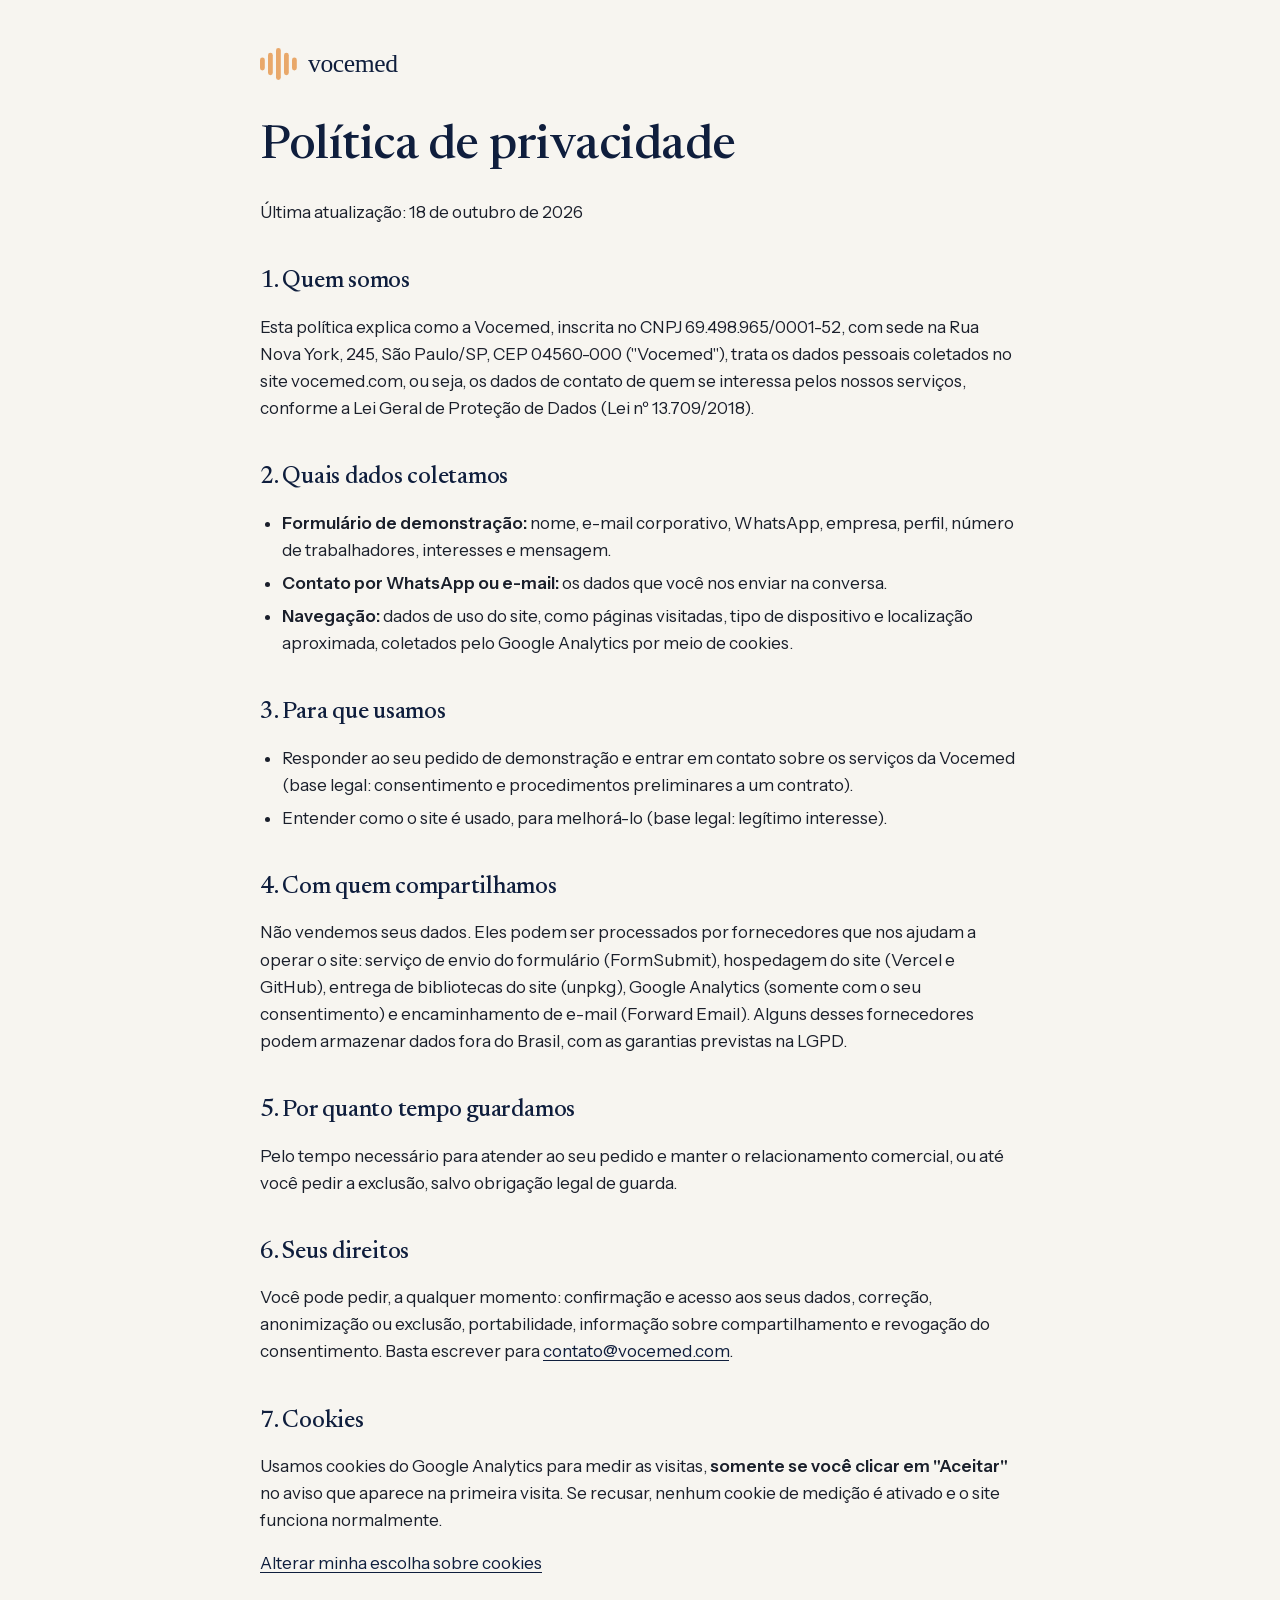
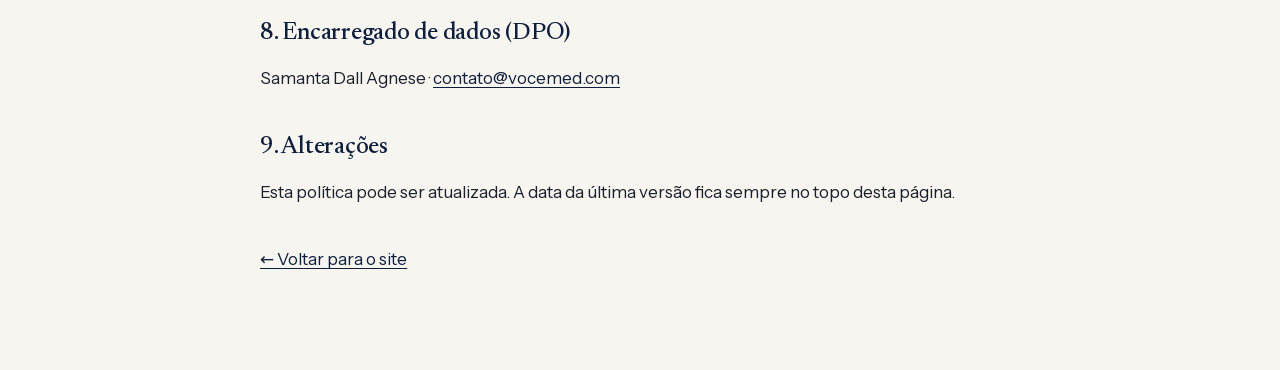
<file: privacidade.html>
<!DOCTYPE html>
<html lang="pt-BR"><head><meta charset="utf-8"><meta name="viewport" content="width=device-width, initial-scale=1">
<title>Política de privacidade | Vocemed</title>
<meta name="robots" content="noindex">
<link rel="icon" href="logo-mark.svg">
<link rel="stylesheet" href="styles.css">
<style>
body{margin:0;background:var(--vm-paper);color:var(--vm-ink);font-family:var(--vm-font-sans);line-height:var(--vm-leading-body)}
a{color:var(--vm-night-900)}a:hover{color:var(--vm-dawn-600)}
.pp{max-width:760px;margin:0 auto;padding:48px var(--vm-gutter) 96px;display:flex;flex-direction:column;gap:16px}
.pp h1{font:500 var(--vm-text-h1)/1.15 var(--vm-font-serif);color:var(--vm-night-900);margin:24px 0 8px}
.pp h2{font:500 var(--vm-text-h3)/1.3 var(--vm-font-serif);color:var(--vm-night-900);margin:24px 0 0}
.pp p,.pp ul{margin:0}.pp ul{padding-left:22px;display:flex;flex-direction:column;gap:6px}
.pp .note{padding:16px;border-radius:var(--vm-radius-md);background:var(--vm-dawn-100);color:var(--vm-night-900)}
</style>
</head><body>
<main class="pp">
<a href="index.html"><img src="logo-wordmark-light-bg.svg" alt="Vocemed" style="height:32px;width:auto;display:block"></a>
<h1>Política de privacidade</h1>
<p>Última atualização: 18 de outubro de 2026</p>
<h2>1. Quem somos</h2>
<p>Esta política explica como a Vocemed, inscrita no CNPJ 69.498.965/0001-52, com sede na Rua Nova York, 245, São Paulo/SP, CEP 04560-000 ("Vocemed"), trata os dados pessoais coletados no site vocemed.com, ou seja, os dados de contato de quem se interessa pelos nossos serviços, conforme a Lei Geral de Proteção de Dados (Lei nº 13.709/2018).</p>
<h2>2. Quais dados coletamos</h2>
<ul>
<li><strong>Formulário de demonstração:</strong> nome, e-mail corporativo, WhatsApp, empresa, perfil, número de trabalhadores, interesses e mensagem.</li>
<li><strong>Contato por WhatsApp ou e-mail:</strong> os dados que você nos enviar na conversa.</li>
<li><strong>Navegação:</strong> dados de uso do site, como páginas visitadas, tipo de dispositivo e localização aproximada, coletados pelo Google Analytics por meio de cookies.</li>
</ul>
<h2>3. Para que usamos</h2>
<ul>
<li>Responder ao seu pedido de demonstração e entrar em contato sobre os serviços da Vocemed (base legal: consentimento e procedimentos preliminares a um contrato).</li>
<li>Entender como o site é usado, para melhorá-lo (base legal: legítimo interesse).</li>
</ul>
<h2>4. Com quem compartilhamos</h2>
<p>Não vendemos seus dados. Eles podem ser processados por fornecedores que nos ajudam a operar o site: serviço de envio do formulário (FormSubmit), hospedagem do site (Vercel e GitHub), entrega de bibliotecas do site (unpkg), Google Analytics (somente com o seu consentimento) e encaminhamento de e-mail (Forward Email). Alguns desses fornecedores podem armazenar dados fora do Brasil, com as garantias previstas na LGPD.</p>
<h2>5. Por quanto tempo guardamos</h2>
<p>Pelo tempo necessário para atender ao seu pedido e manter o relacionamento comercial, ou até você pedir a exclusão, salvo obrigação legal de guarda.</p>
<h2>6. Seus direitos</h2>
<p>Você pode pedir, a qualquer momento: confirmação e acesso aos seus dados, correção, anonimização ou exclusão, portabilidade, informação sobre compartilhamento e revogação do consentimento. Basta escrever para <a href="mailto:contato@vocemed.com">contato@vocemed.com</a>.</p>
<h2>7. Cookies</h2>
<p>Usamos cookies do Google Analytics para medir as visitas, <strong>somente se você clicar em "Aceitar"</strong> no aviso que aparece na primeira visita. Se recusar, nenhum cookie de medição é ativado e o site funciona normalmente.</p>
<p><a href="#" onclick="try{localStorage.removeItem('vm-cookies')}catch(e){};alert('Pronto. O aviso de cookies vai aparecer de novo na página inicial.');return false;">Alterar minha escolha sobre cookies</a></p>
<h2>8. Encarregado de dados (DPO)</h2>
<p>Samanta Dall Agnese · <a href="mailto:contato@vocemed.com">contato@vocemed.com</a></p>
<h2>9. Alterações</h2>
<p>Esta política pode ser atualizada. A data da última versão fica sempre no topo desta página.</p>
<p style="margin-top:24px"><a href="index.html">← Voltar para o site</a></p>
</main>
</body></html>
</file>
<file: styles.css>
/* tokens/fonts.css */
/* Newsreader (títulos, números, citações) + Instrument Sans (corpo, rótulos, botões). Variable woff2 from Google Fonts, self-hosted. */
@font-face{font-family:"Instrument Sans";font-style:normal;font-weight:400 600;font-display:swap;src:url("InstrumentSans-normal-0.woff2") format("woff2");unicode-range:U+0100-02BA, U+02BD-02C5, U+02C7-02CC, U+02CE-02D7, U+02DD-02FF, U+0304, U+0308, U+0329, U+1D00-1DBF, U+1E00-1E9F, U+1EF2-1EFF, U+2020, U+20A0-20AB, U+20AD-20C4, U+2113, U+2C60-2C7F, U+A720-A7FF;}
@font-face{font-family:"Instrument Sans";font-style:normal;font-weight:400 600;font-display:swap;src:url("InstrumentSans-normal-1.woff2") format("woff2");unicode-range:U+0000-00FF, U+0131, U+0152-0153, U+02BB-02BC, U+02C6, U+02DA, U+02DC, U+0304, U+0308, U+0329, U+2000-206F, U+20AC, U+2122, U+2191, U+2193, U+2212, U+2215, U+FEFF, U+FFFD;}
@font-face{font-family:"Newsreader";font-style:italic;font-weight:400 600;font-display:swap;src:url("Newsreader-italic-2.woff2") format("woff2");unicode-range:U+0102-0103, U+0110-0111, U+0128-0129, U+0168-0169, U+01A0-01A1, U+01AF-01B0, U+0300-0301, U+0303-0304, U+0308-0309, U+0323, U+0329, U+1EA0-1EF9, U+20AB;}
@font-face{font-family:"Newsreader";font-style:italic;font-weight:400 600;font-display:swap;src:url("Newsreader-italic-3.woff2") format("woff2");unicode-range:U+0100-02BA, U+02BD-02C5, U+02C7-02CC, U+02CE-02D7, U+02DD-02FF, U+0304, U+0308, U+0329, U+1D00-1DBF, U+1E00-1E9F, U+1EF2-1EFF, U+2020, U+20A0-20AB, U+20AD-20C4, U+2113, U+2C60-2C7F, U+A720-A7FF;}
@font-face{font-family:"Newsreader";font-style:italic;font-weight:400 600;font-display:swap;src:url("Newsreader-italic-4.woff2") format("woff2");unicode-range:U+0000-00FF, U+0131, U+0152-0153, U+02BB-02BC, U+02C6, U+02DA, U+02DC, U+0304, U+0308, U+0329, U+2000-206F, U+20AC, U+2122, U+2191, U+2193, U+2212, U+2215, U+FEFF, U+FFFD;}
@font-face{font-family:"Newsreader";font-style:normal;font-weight:400 600;font-display:swap;src:url("Newsreader-normal-5.woff2") format("woff2");unicode-range:U+0102-0103, U+0110-0111, U+0128-0129, U+0168-0169, U+01A0-01A1, U+01AF-01B0, U+0300-0301, U+0303-0304, U+0308-0309, U+0323, U+0329, U+1EA0-1EF9, U+20AB;}
@font-face{font-family:"Newsreader";font-style:normal;font-weight:400 600;font-display:swap;src:url("Newsreader-normal-6.woff2") format("woff2");unicode-range:U+0100-02BA, U+02BD-02C5, U+02C7-02CC, U+02CE-02D7, U+02DD-02FF, U+0304, U+0308, U+0329, U+1D00-1DBF, U+1E00-1E9F, U+1EF2-1EFF, U+2020, U+20A0-20AB, U+20AD-20C4, U+2113, U+2C60-2C7F, U+A720-A7FF;}
@font-face{font-family:"Newsreader";font-style:normal;font-weight:400 600;font-display:swap;src:url("Newsreader-normal-7.woff2") format("woff2");unicode-range:U+0000-00FF, U+0131, U+0152-0153, U+02BB-02BC, U+02C6, U+02DA, U+02DC, U+0304, U+0308, U+0329, U+2000-206F, U+20AC, U+2122, U+2191, U+2193, U+2212, U+2215, U+FEFF, U+FFFD;}

/* tokens/colors.css */
:root {
  /* Noite (marca) */
  --vm-night-950: #0B1630;
  --vm-night-900: #0F1E3D;
  --vm-night-700: #1C3260;
  --vm-night-600: #2A4A80;
  --vm-night-400: #6F86B3;
  --vm-night-200: #C3CDE0;
  --vm-night-100: #E3E8F2;
  /* Amanhecer (destaque, com parcimônia) */
  --vm-dawn-600: #D48A45;
  --vm-dawn-500: #E9A86A;
  --vm-dawn-100: #FBEBDB;
  /* Neutros */
  --vm-paper: #F7F5F0;
  --vm-surface: #FFFFFF;
  --vm-ink: #1A1F2B;
  --vm-ink-muted: #545E70;
  --vm-border: #DCD8CF;
  --vm-border-dark: rgba(255, 255, 255, 0.12);
  /* Estados */
  --vm-success: #2F7D5B;
  --vm-error: #B3261E;
  --vm-focus: #F2C14E;
  --vm-whatsapp: #25D366;

  /* Semantic aliases */
  --surface-page: var(--vm-paper);
  --surface-card: var(--vm-surface);
  --surface-soft: var(--vm-night-100);
  --surface-dark: var(--vm-night-950);
  --surface-dark-card: var(--vm-night-700);
  --surface-brand: var(--vm-night-900);
  --surface-highlight: var(--vm-dawn-100);
  --text-body: var(--vm-ink);
  --text-muted: var(--vm-ink-muted);
  --text-on-dark: #FFFFFF;
  --text-on-dark-lead: var(--vm-night-200);
  --text-on-dark-muted: var(--vm-night-400);
  --text-link: var(--vm-night-600);
  --text-link-on-dark: var(--vm-dawn-500);
  --text-accent-on-dark: var(--vm-dawn-500);
  --border-default: var(--vm-border);
  --border-on-dark: var(--vm-border-dark);
  --action-primary: var(--vm-dawn-500);
  --action-primary-hover: var(--vm-dawn-600);
  --action-primary-text: var(--vm-night-950);
}

/* tokens/typography.css */
:root {
  --vm-font-serif: "Newsreader", Georgia, "Times New Roman", serif;
  --vm-font-sans: "Instrument Sans", system-ui, -apple-system, "Segoe UI", Roboto, sans-serif;

  --vm-text-display: clamp(2.5rem, 1.6rem + 3.6vw, 4rem); /* @kind other */
  --vm-text-h1: clamp(2.125rem, 1.6rem + 2vw, 3rem); /* @kind other */
  --vm-text-h2: clamp(1.75rem, 1.4rem + 1.4vw, 2.25rem); /* @kind other */
  --vm-text-h3: clamp(1.25rem, 1.1rem + 0.6vw, 1.5rem); /* @kind other */
  --vm-text-stat: clamp(2.5rem, 2rem + 2vw, 3.5rem); /* @kind other */
  --vm-text-lead: 1.25rem;
  --vm-text-body: 1.0625rem;
  --vm-text-small: 0.875rem;
  --vm-text-micro: 0.75rem;
  --vm-text-eyebrow: 0.8125rem;

  --vm-leading-tight: 1.15;
  --vm-leading-snug: 1.3;
  --vm-leading-body: 1.6;
  --vm-tracking-eyebrow: 0.08em;

  /* Semantic aliases */
  --font-display: var(--vm-font-serif);
  --font-body: var(--vm-font-sans);
}

/* tokens/spacing.css */
:root {
  --vm-space-1: 4px;
  --vm-space-2: 8px;
  --vm-space-3: 12px;
  --vm-space-4: 16px;
  --vm-space-5: 24px;
  --vm-space-6: 32px;
  --vm-space-7: 48px;
  --vm-space-8: 64px;
  --vm-space-9: 96px;
  --vm-space-10: 128px;
  --vm-section-y: clamp(64px, 8vw, 128px); /* @kind spacing */

  --vm-container: 1120px;
  --vm-measure: 680px;
  --vm-gutter: 16px;
  --vm-gutter-lg: 32px;
  --vm-touch: 48px;
}

/* tokens/effects.css */
:root {
  --vm-radius-sm: 6px;
  --vm-radius-md: 12px;
  --vm-radius-lg: 20px;
  --vm-radius-pill: 999px;

  --vm-shadow-card: 0 1px 2px rgba(15, 30, 61, 0.06), 0 8px 24px rgba(15, 30, 61, 0.06);
  --vm-shadow-float: 0 8px 24px rgba(11, 22, 48, 0.25);

  --vm-ease: cubic-bezier(0.2, 0.7, 0.2, 1); /* @kind other */
  --vm-duration: 200ms; /* @kind other */
}
@media (prefers-reduced-motion: reduce) {
  :root { --vm-duration: 0ms; /* @kind other */ }
}

/* tokens/base.css */
html { scroll-behavior: smooth; }
body {
  margin: 0;
  background: var(--vm-paper);
  color: var(--vm-ink);
  font-family: var(--vm-font-sans);
  font-size: var(--vm-text-body);
  line-height: var(--vm-leading-body);
  -webkit-font-smoothing: antialiased;
}
h1, h2, h3, .vm-display {
  font-family: var(--vm-font-serif);
  font-weight: 500;
  line-height: var(--vm-leading-tight);
  letter-spacing: -0.01em;
  margin: 0;
}
a { color: var(--vm-night-600); text-underline-offset: 3px; }
a:hover { color: var(--vm-night-900); }
:focus-visible { outline: 3px solid var(--vm-focus); outline-offset: 3px; }

.vm-dark { background: var(--vm-night-950); color: #FFFFFF; }
.vm-dark a { color: var(--vm-dawn-500); }
.vm-dark a:hover { color: var(--vm-dawn-100); }
.vm-dark .vm-muted { color: var(--vm-night-400); }

.vm-btn {
  display: inline-flex; align-items: center; justify-content: center; gap: 8px;
  min-height: 48px; padding: 0 24px;
  border-radius: var(--vm-radius-pill);
  font: 600 1rem/1 var(--vm-font-sans);
  text-decoration: none; cursor: pointer;
  transition: background var(--vm-duration) var(--vm-ease), color var(--vm-duration) var(--vm-ease);
}
.vm-btn--primary { background: var(--vm-dawn-500); color: var(--vm-night-950); border: 0; }
.vm-btn--primary:hover { background: var(--vm-dawn-600); color: var(--vm-night-950); }
.vm-dark a.vm-btn--primary, .vm-dark a.vm-btn--primary:hover { color: var(--vm-night-950); }
.vm-dark a.vm-btn--secondary, .vm-dark a.vm-btn--secondary:hover { color: #FFFFFF; }
.vm-btn--secondary { background: transparent; color: currentColor; border: 1.5px solid currentColor; }
.vm-btn--secondary:hover { background: rgba(255, 255, 255, 0.08); }
.vm-btn--secondary.vm-on-light:hover { background: rgba(15, 30, 61, 0.05); }
.vm-btn:disabled, .vm-btn[aria-disabled="true"] { opacity: 0.5; cursor: not-allowed; }

.vm-eyebrow {
  font: 600 var(--vm-text-eyebrow)/1 var(--vm-font-sans);
  text-transform: uppercase;
  letter-spacing: var(--vm-tracking-eyebrow);
  color: var(--vm-night-600);
}
.vm-dark .vm-eyebrow { color: var(--vm-dawn-500); }

.vm-field input, .vm-field textarea { transition: border-color var(--vm-duration) var(--vm-ease); }
.vm-field input:focus, .vm-field textarea:focus { outline: 2px solid var(--vm-focus); outline-offset: 0; border-color: var(--vm-focus); }
</file>
